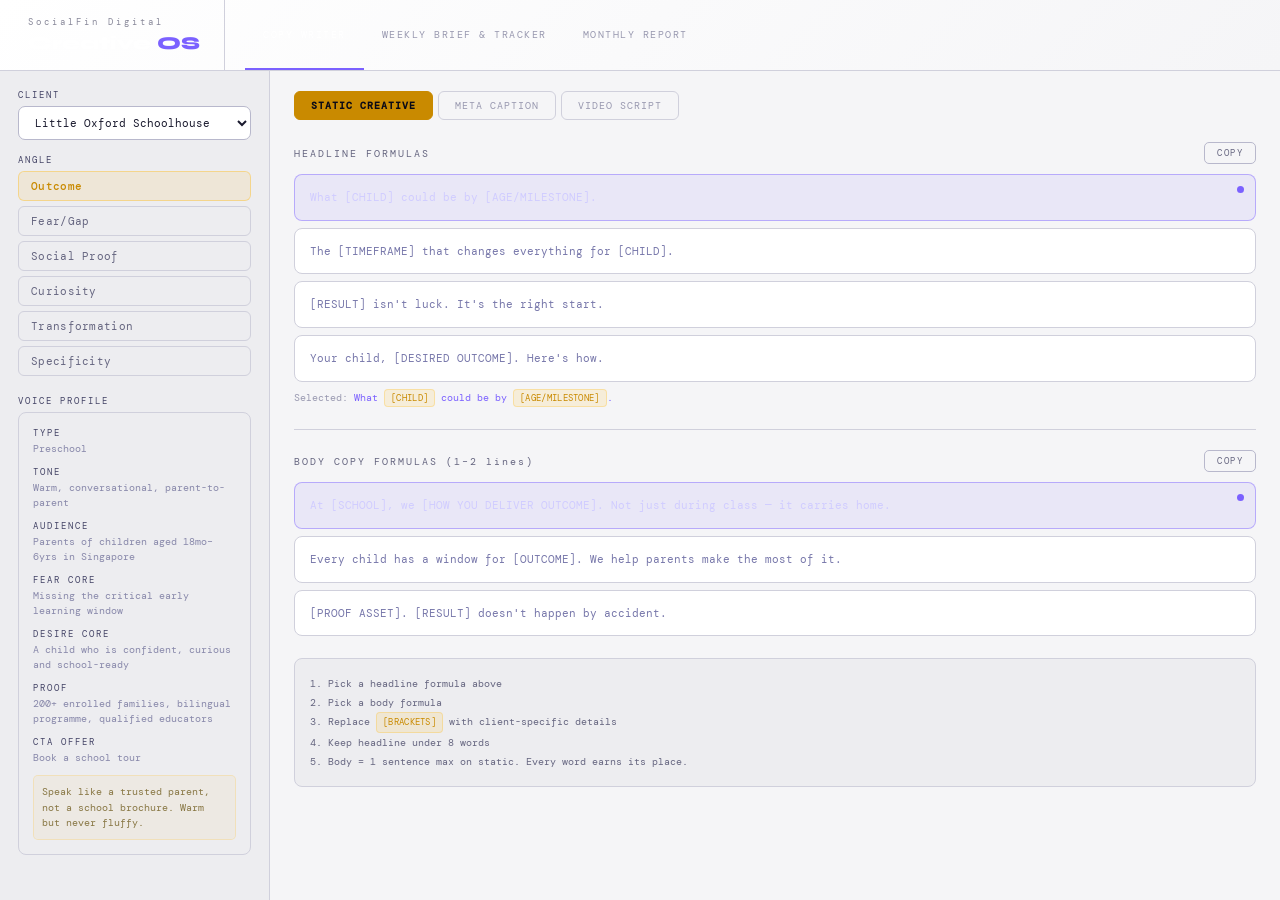
<file: index.html>
<!DOCTYPE html>
<html lang="en">
<head>
<meta charset="UTF-8">
<meta name="viewport" content="width=device-width, initial-scale=1.0">
<title>SocialFin Creative OS</title>
<style>
  @import url('https://fonts.googleapis.com/css2?family=DM+Mono:wght@300;400;500&family=Syne:wght@600;700;800&display=swap');

  *, *::before, *::after { box-sizing: border-box; margin: 0; padding: 0; }

  :root {
    --bg:       #f5f5f7;
    --bg2:      #ffffff;
    --bg3:      #ededf0;
    --border:   #d0d0dc;
    --border2:  #b8b8cc;
    --text:     #1a1a2e;
    --muted:    #666680;
    --dim:      #9999b0;
    --purple:   #7b61ff;
    --gold:     #c98a00;
    --green:    #007a5a;
    --red:      #cc2222;
    --orange:   #c47000;
  }

  body {
    background: var(--bg);
    color: var(--text);
    font-family: 'DM Mono', 'Courier New', monospace;
    font-size: 13px;
    min-height: 100vh;
    overflow-x: hidden;
  }

  /* ── APP SHELL ── */
  #app-shell {
    display: flex;
    flex-direction: column;
    height: 100vh;
  }

  /* ── TOP NAV ── */
  #top-nav {
    background: linear-gradient(135deg, #ffffff 0%, #f5f5f7 100%);
    border-bottom: 1px solid var(--border);
    padding: 0 28px;
    display: flex;
    align-items: stretch;
    gap: 0;
    flex-shrink: 0;
  }

  .nav-brand {
    display: flex;
    flex-direction: column;
    justify-content: center;
    padding: 16px 24px 16px 0;
    border-right: 1px solid var(--border);
    margin-right: 20px;
  }
  .nav-brand-sub { font-size: 9px; color: #888899; letter-spacing: 3px; margin-bottom: 4px; }
  .nav-brand-title { font-family: 'Syne', sans-serif; font-size: 18px; font-weight: 800; color: #fff; }
  .nav-brand-title span { color: var(--purple); }

  .nav-tab {
    background: none;
    border: none;
    color: var(--dim);
    font-family: inherit;
    font-size: 10px;
    letter-spacing: 1.5px;
    text-transform: uppercase;
    padding: 0 18px;
    cursor: pointer;
    border-bottom: 2px solid transparent;
    transition: all 0.15s;
    align-self: stretch;
    display: flex;
    align-items: center;
  }
  .nav-tab:hover { color: var(--muted); }
  .nav-tab.active { color: #fff; border-bottom-color: var(--purple); }
  .nav-tab.active-gold { color: var(--gold); border-bottom-color: var(--gold); }

  /* ── PANELS ── */
  .panel { display: none; flex: 1; overflow: hidden; }
  .panel.visible { display: flex; flex-direction: column; }

  /* ════════════════════════════════════════
     COPY WRITER PANEL
  ════════════════════════════════════════ */
  #cw-body {
    display: flex;
    flex: 1;
    overflow: hidden;
  }

  /* Left sidebar */
  #cw-sidebar {
    width: 270px;
    min-width: 270px;
    border-right: 1px solid var(--border);
    background: #ededf0;
    overflow-y: auto;
    padding: 18px;
    display: flex;
    flex-direction: column;
    gap: 14px;
  }

  .label {
    font-size: 9px;
    color: #444466;
    letter-spacing: 2px;
    text-transform: uppercase;
    margin-bottom: 5px;
  }

  select, input {
    background: #ffffff;
    color: var(--text);
    border: 1px solid var(--border2);
    border-radius: 7px;
    padding: 8px 12px;
    font-size: 11px;
    font-family: inherit;
    outline: none;
    width: 100%;
    cursor: pointer;
  }
  select:focus, input:focus { border-color: var(--purple); }

  .angle-btn {
    background: transparent;
    border: 1px solid var(--border);
    color: var(--muted);
    font-family: inherit;
    font-size: 11px;
    padding: 7px 12px;
    border-radius: 6px;
    text-align: left;
    cursor: pointer;
    display: block;
    width: 100%;
    margin-bottom: 5px;
    transition: all 0.12s;
    letter-spacing: 0.3px;
  }
  .angle-btn:hover { border-color: var(--border2); color: var(--text); }
  .angle-btn.active {
    background: rgba(255,180,0,0.1);
    border-color: rgba(255,180,0,0.35);
    color: var(--gold);
    font-weight: 500;
  }

  /* Voice profile card */
  .profile-card {
    background: var(--bg3);
    border: 1px solid var(--border);
    border-radius: 8px;
    padding: 14px;
  }
  .profile-row { margin-bottom: 9px; }
  .profile-row .label { margin-bottom: 2px; }
  .profile-val { font-size: 10px; color: #8888aa; line-height: 1.55; }
  .voice-warning {
    margin-top: 10px;
    padding: 8px;
    background: rgba(255,180,0,0.05);
    border: 1px solid rgba(255,180,0,0.18);
    border-radius: 5px;
    font-size: 10px;
    color: #887744;
    line-height: 1.55;
  }

  /* Right content */
  #cw-content {
    flex: 1;
    overflow-y: auto;
    padding: 20px 24px;
  }

  .format-tabs {
    display: flex;
    gap: 5px;
    margin-bottom: 22px;
  }
  .format-tab {
    background: transparent;
    border: 1px solid var(--border);
    color: var(--dim);
    font-family: inherit;
    font-size: 10px;
    letter-spacing: 1px;
    text-transform: uppercase;
    padding: 7px 16px;
    border-radius: 6px;
    cursor: pointer;
    transition: all 0.12s;
  }
  .format-tab.active {
    background: var(--gold);
    border-color: var(--gold);
    color: #0a0a16;
    font-weight: 700;
  }

  .formula-section { margin-bottom: 22px; }
  .formula-header {
    display: flex;
    justify-content: space-between;
    align-items: center;
    margin-bottom: 10px;
  }
  .section-label { font-size: 10px; color: var(--muted); letter-spacing: 2px; }

  .formula-card {
    background: var(--bg2);
    border: 1px solid var(--border);
    border-radius: 8px;
    padding: 13px 15px;
    cursor: pointer;
    margin-bottom: 7px;
    transition: all 0.13s;
    font-size: 11px;
    color: #7777aa;
    line-height: 1.7;
    white-space: pre-wrap;
    position: relative;
  }
  .formula-card:hover { border-color: var(--border2); color: var(--muted); }
  .formula-card.selected {
    background: rgba(123,97,255,0.09);
    border-color: rgba(123,97,255,0.45);
    color: #d0ccff;
  }
  .formula-card.selected::after {
    content: '';
    position: absolute;
    top: 11px; right: 11px;
    width: 7px; height: 7px;
    border-radius: 50%;
    background: var(--purple);
  }

  .selected-preview {
    font-size: 10px;
    color: var(--dim);
    margin-top: 6px;
    line-height: 1.6;
  }
  .selected-preview .highlight { color: var(--purple); }

  .copy-btn {
    background: rgba(255,255,255,0.04);
    border: 1px solid var(--border2);
    color: var(--muted);
    padding: 4px 12px;
    border-radius: 5px;
    font-size: 9px;
    font-family: inherit;
    letter-spacing: 1.5px;
    cursor: pointer;
    transition: all 0.15s;
    text-transform: uppercase;
  }
  .copy-btn.copied {
    background: rgba(0,200,150,0.15);
    border-color: rgba(0,200,150,0.4);
    color: var(--green);
  }

  .divider { height: 1px; background: var(--border); margin: 20px 0; }

  .info-box {
    background: var(--bg3);
    border: 1px solid var(--border);
    border-radius: 8px;
    padding: 15px;
    margin-top: 20px;
  }
  .info-box.gold {
    background: rgba(255,180,0,0.04);
    border-color: rgba(255,180,0,0.15);
  }
  .info-box .label { margin-bottom: 9px; }
  .info-box p {
    font-size: 10px;
    color: var(--muted);
    line-height: 1.9;
  }
  .info-box.gold p { color: #887744; }
  .tag {
    display: inline-block;
    background: rgba(255,180,0,0.12);
    color: var(--gold);
    border: 1px solid rgba(255,180,0,0.25);
    border-radius: 4px;
    padding: 1px 6px;
    font-size: 9px;
    letter-spacing: 0.3px;
  }

  /* ════════════════════════════════════════
     CREATIVE OS PANEL
  ════════════════════════════════════════ */
  #cos-body {
    flex: 1;
    overflow: hidden;
    display: flex;
    flex-direction: column;
  }

  /* Sub-tabs */
  #cos-tabs {
    display: flex;
    gap: 2px;
    padding: 0 28px;
    background: var(--bg2);
    border-bottom: 1px solid var(--border);
    flex-shrink: 0;
  }
  .cos-tab {
    background: none;
    border: none;
    color: var(--dim);
    font-family: inherit;
    font-size: 10px;
    letter-spacing: 1.5px;
    text-transform: uppercase;
    padding: 12px 18px;
    cursor: pointer;
    border-bottom: 2px solid transparent;
    transition: all 0.15s;
  }
  .cos-tab:hover { color: var(--muted); }
  .cos-tab.active { color: var(--purple); border-bottom-color: var(--purple); font-weight: 500; }

  #cos-content { flex: 1; overflow-y: auto; padding: 24px 28px; }

  /* Brief table */
  .brief-controls {
    display: flex;
    gap: 12px;
    align-items: flex-end;
    margin-bottom: 18px;
    flex-wrap: wrap;
  }
  .ctrl-group { display: flex; flex-direction: column; }
  .ctrl-group select, .ctrl-group input { min-width: 160px; }
  .stat-pill {
    background: rgba(123,97,255,0.1);
    border: 1px solid rgba(123,97,255,0.3);
    border-radius: 6px;
    padding: 7px 14px;
    font-size: 10px;
    color: var(--purple);
    letter-spacing: 1px;
    white-space: nowrap;
    align-self: flex-end;
  }

  .rule-box {
    background: rgba(123,97,255,0.06);
    border: 1px solid rgba(123,97,255,0.14);
    border-radius: 8px;
    padding: 11px 15px;
    margin-bottom: 18px;
    font-size: 11px;
    color: #8888bb;
    line-height: 1.6;
  }
  .rule-box strong { color: var(--purple); }

  .brief-table-wrap { overflow-x: auto; }
  table { width: 100%; border-collapse: separate; border-spacing: 0 5px; }
  th {
    font-size: 9px;
    letter-spacing: 1.5px;
    color: var(--dim);
    text-transform: uppercase;
    text-align: left;
    padding: 0 8px 8px;
    font-weight: 500;
    white-space: nowrap;
  }
  td {
    padding: 8px 7px;
    background: var(--bg3);
    border-top: 1px solid #1a1a33;
    border-bottom: 1px solid #1a1a33;
    font-size: 11px;
    color: #aaaacc;
    vertical-align: middle;
  }
  td:first-child { border-left: 1px solid #1a1a33; border-radius: 6px 0 0 6px; }
  td:last-child  { border-right: 1px solid #1a1a33; border-radius: 0 6px 6px 0; }
  td select, td input { border-radius: 5px; padding: 5px 8px; font-size: 11px; }

  .row-num {
    width: 24px; height: 24px;
    border-radius: 50%;
    display: flex; align-items: center; justify-content: center;
    font-size: 10px; font-weight: 700;
  }
  .row-num.staple { background: rgba(123,97,255,0.12); border: 1px solid rgba(123,97,255,0.2); color: var(--purple); }
  .row-num.homerun { background: rgba(245,166,35,0.15); border: 1px solid rgba(245,166,35,0.3); color: var(--orange); }

  .del-btn {
    background: none; border: none; color: var(--border2);
    cursor: pointer; font-size: 18px; line-height: 1; padding: 2px 5px;
    transition: color 0.12s;
  }
  .del-btn:hover { color: var(--red); }

  .track-select-staple { color: var(--green) !important; border-color: rgba(0,200,150,0.3) !important; }
  .track-select-homerun { color: var(--orange) !important; border-color: rgba(245,166,35,0.4) !important; }

  .btn {
    background: transparent;
    border: 1px dashed var(--border2);
    color: var(--muted);
    padding: 8px 16px;
    border-radius: 6px;
    font-size: 11px;
    font-family: inherit;
    cursor: pointer;
    letter-spacing: 1px;
    transition: all 0.12s;
  }
  .btn:hover { color: var(--text); border-color: var(--purple); }
  .btn.primary {
    background: rgba(123,97,255,0.14);
    border: 1px solid rgba(123,97,255,0.4);
    border-style: solid;
    color: var(--purple);
    font-weight: 700;
  }
  .btn.primary:hover { background: rgba(123,97,255,0.22); }

  .btn-row { display: flex; gap: 10px; margin-top: 12px; }

  /* Log & Tracker add forms */
  .add-form {
    background: var(--bg3);
    border: 1px solid var(--border);
    border-radius: 10px;
    padding: 18px;
    margin-bottom: 22px;
  }
  .add-form-title { font-size: 10px; color: #5555aa; letter-spacing: 2px; margin-bottom: 13px; }
  .add-form-fields { display: flex; gap: 10px; flex-wrap: wrap; align-items: flex-end; }
  .add-form-fields .ctrl-group { flex: 1 1 130px; }
  .add-form-fields .ctrl-group.wide { flex: 2 1 200px; }
  .add-form-fields .ctrl-group select,
  .add-form-fields .ctrl-group input { min-width: unset; }

  .add-btn {
    background: var(--purple);
    border: none;
    color: #fff;
    padding: 8px 18px;
    border-radius: 6px;
    font-size: 11px;
    font-family: inherit;
    letter-spacing: 1px;
    font-weight: 700;
    cursor: pointer;
    align-self: flex-end;
    white-space: nowrap;
    transition: opacity 0.12s;
  }
  .add-btn:hover { opacity: 0.85; }

  /* Track badge */
  .badge {
    display: inline-block;
    padding: 2px 8px;
    border-radius: 20px;
    font-size: 10px;
    font-weight: 700;
    letter-spacing: 0.5px;
  }
  .badge.staple { background: rgba(0,200,150,0.12); color: var(--green); border: 1px solid rgba(0,200,150,0.25); }
  .badge.homerun { background: rgba(245,166,35,0.15); color: var(--orange); border: 1px solid rgba(245,166,35,0.3); }

  /* Status select colours */
  .status-running { color: var(--orange) !important; }
  .status-winner  { color: var(--green)  !important; }
  .status-retired { color: var(--red)    !important; }

  .empty-state {
    text-align: center;
    color: var(--border2);
    padding: 50px;
    font-size: 11px;
    letter-spacing: 1px;
  }

  /* ════════════════════════════════════════
     MONTHLY REPORT PANEL
  ════════════════════════════════════════ */
  #mr-body {
    flex: 1;
    overflow: hidden;
    display: flex;
    gap: 0;
  }

  #mr-sidebar {
    width: 280px;
    min-width: 280px;
    border-right: 1px solid var(--border);
    background: #ededf0;
    overflow-y: auto;
    padding: 20px 18px;
    display: flex;
    flex-direction: column;
    gap: 18px;
  }

  #mr-content {
    flex: 1;
    overflow-y: auto;
    padding: 24px 28px;
  }

  .mr-section {
    background: var(--bg3);
    border: 1px solid var(--border);
    border-radius: 10px;
    padding: 18px;
    margin-bottom: 16px;
  }
  .mr-section-title {
    font-size: 9px;
    letter-spacing: 2px;
    color: #5555aa;
    text-transform: uppercase;
    margin-bottom: 14px;
  }

  .mr-grid {
    display: grid;
    grid-template-columns: 1fr 1fr;
    gap: 10px;
  }
  .mr-grid-3 {
    display: grid;
    grid-template-columns: 1fr 1fr 1fr;
    gap: 10px;
  }

  .mr-field { display: flex; flex-direction: column; gap: 5px; }
  .mr-field .label { margin-bottom: 0; }
  .mr-field input {
    background: #ffffff;
    color: var(--text);
    border: 1px solid var(--border2);
    border-radius: 7px;
    padding: 8px 12px;
    font-size: 12px;
    font-family: inherit;
  }
  .mr-field input:focus { border-color: var(--purple); outline: none; }
  .mr-field input.currency { color: var(--gold); }

  .pipeline-row {
    display: flex;
    align-items: center;
    gap: 10px;
    margin-bottom: 8px;
  }
  .pipeline-stage-name {
    font-size: 10px;
    color: var(--muted);
    min-width: 130px;
    letter-spacing: 0.5px;
  }
  .pipeline-row input {
    width: 80px;
    text-align: center;
    font-size: 13px;
    font-weight: 700;
    color: var(--text);
  }
  .pipeline-bar-wrap {
    flex: 1;
    height: 6px;
    background: var(--border);
    border-radius: 3px;
    overflow: hidden;
  }
  .pipeline-bar { height: 100%; border-radius: 3px; transition: width 0.3s; }

  /* Report output card */
  .report-card {
    background: var(--bg2);
    border: 1px solid var(--border2);
    border-radius: 12px;
    padding: 28px 32px;
    margin-bottom: 20px;
  }
  .report-header {
    display: flex;
    justify-content: space-between;
    align-items: flex-start;
    margin-bottom: 24px;
    padding-bottom: 18px;
    border-bottom: 1px solid var(--border);
  }
  .report-client-name {
    font-family: 'Syne', sans-serif;
    font-size: 20px;
    font-weight: 700;
    color: #fff;
    margin-bottom: 4px;
  }
  .report-period {
    font-size: 10px;
    color: var(--muted);
    letter-spacing: 1.5px;
    text-transform: uppercase;
  }
  .report-generated {
    font-size: 9px;
    color: var(--dim);
    letter-spacing: 1px;
    text-align: right;
  }

  .kpi-grid {
    display: grid;
    grid-template-columns: repeat(4, 1fr);
    gap: 14px;
    margin-bottom: 24px;
  }
  .kpi-card {
    background: var(--bg3);
    border: 1px solid var(--border);
    border-radius: 8px;
    padding: 14px 16px;
  }
  .kpi-label {
    font-size: 9px;
    color: var(--dim);
    letter-spacing: 1.5px;
    text-transform: uppercase;
    margin-bottom: 8px;
  }
  .kpi-value {
    font-size: 22px;
    font-weight: 700;
    font-family: 'Syne', sans-serif;
    line-height: 1;
    margin-bottom: 4px;
  }
  .kpi-value.gold { color: var(--gold); }
  .kpi-value.green { color: var(--green); }
  .kpi-value.purple { color: var(--purple); }
  .kpi-value.orange { color: var(--orange); }
  .kpi-sub {
    font-size: 9px;
    color: var(--dim);
    letter-spacing: 0.5px;
  }

  .spend-breakdown {
    display: flex;
    gap: 12px;
    margin-bottom: 24px;
  }
  .spend-source {
    flex: 1;
    background: var(--bg3);
    border: 1px solid var(--border);
    border-radius: 8px;
    padding: 12px 16px;
  }
  .spend-source-label {
    font-size: 9px;
    color: var(--dim);
    letter-spacing: 1.5px;
    text-transform: uppercase;
    margin-bottom: 6px;
  }
  .spend-source-value {
    font-size: 16px;
    font-weight: 700;
    color: var(--text);
  }
  .spend-pct {
    font-size: 10px;
    color: var(--muted);
    margin-top: 2px;
  }

  .pipeline-report {
    margin-bottom: 0;
  }
  .pipeline-report-title {
    font-size: 9px;
    color: var(--dim);
    letter-spacing: 1.5px;
    text-transform: uppercase;
    margin-bottom: 14px;
  }
  .pipeline-stage-row {
    display: flex;
    align-items: center;
    gap: 14px;
    margin-bottom: 10px;
  }
  .ps-name { font-size: 11px; color: var(--muted); min-width: 150px; }
  .ps-count { font-size: 14px; font-weight: 700; color: #fff; min-width: 30px; text-align: right; }
  .ps-bar-wrap { flex: 1; height: 8px; background: var(--border); border-radius: 4px; overflow: hidden; }
  .ps-bar { height: 100%; border-radius: 4px; }
  .ps-pct { font-size: 10px; color: var(--dim); min-width: 36px; text-align: right; }

  .report-actions {
    display: flex;
    gap: 10px;
    margin-top: 8px;
  }

  .source-badge {
    display: inline-flex;
    align-items: center;
    gap: 5px;
    padding: 3px 9px;
    border-radius: 20px;
    font-size: 9px;
    letter-spacing: 1px;
    font-weight: 700;
  }
  .source-badge.manual {
    background: rgba(85,85,119,0.2);
    border: 1px solid rgba(85,85,119,0.4);
    color: var(--muted);
  }
  .source-badge.live {
    background: rgba(0,200,150,0.1);
    border: 1px solid rgba(0,200,150,0.3);
    color: var(--green);
  }
  .source-badge .dot {
    width: 5px; height: 5px;
    border-radius: 50%;
    background: currentColor;
  }

  /* scrollbar */
  ::-webkit-scrollbar { width: 5px; height: 5px; }
  ::-webkit-scrollbar-track { background: transparent; }
  ::-webkit-scrollbar-thumb { background: #ccccdd; border-radius: 3px; }
</style>
</head>
<body>

<div id="app-shell">

  <!-- TOP NAV -->
  <nav id="top-nav">
    <div class="nav-brand">
      <div class="nav-brand-sub">SocialFin Digital</div>
      <div class="nav-brand-title">Creative <span>OS</span></div>
    </div>
    <button class="nav-tab active" data-panel="copy-writer" onclick="switchPanel('copy-writer')">Copy Writer</button>
    <button class="nav-tab" data-panel="creative-os" onclick="switchPanel('creative-os')">Weekly Brief &amp; Tracker</button>
    <button class="nav-tab" data-panel="monthly-report" onclick="switchPanel('monthly-report')">Monthly Report</button>
  </nav>

  <!-- ══════════════════════════════════════════
       COPY WRITER PANEL
  ══════════════════════════════════════════ -->
  <div class="panel visible" id="panel-copy-writer">
    <div id="cw-body">

      <!-- Sidebar -->
      <div id="cw-sidebar">
        <div>
          <div class="label">Client</div>
          <select id="cw-client" onchange="cwRender()"></select>
        </div>
        <div>
          <div class="label">Angle</div>
          <div id="cw-angles"></div>
        </div>
        <div>
          <div class="label">Voice Profile</div>
          <div class="profile-card" id="cw-profile"></div>
        </div>
      </div>

      <!-- Content -->
      <div id="cw-content">
        <div class="format-tabs" id="cw-format-tabs">
          <button class="format-tab active" onclick="cwSetFormat(0)">Static Creative</button>
          <button class="format-tab" onclick="cwSetFormat(1)">Meta Caption</button>
          <button class="format-tab" onclick="cwSetFormat(2)">Video Script</button>
        </div>
        <div id="cw-formulas"></div>
      </div>
    </div>
  </div>

  <!-- ══════════════════════════════════════════
       CREATIVE OS PANEL
  ══════════════════════════════════════════ -->
  <div class="panel" id="panel-creative-os">
    <div id="cos-body">
      <div id="cos-tabs">
        <button class="cos-tab active" onclick="cosSetTab('brief')">Weekly Brief</button>
        <button class="cos-tab" onclick="cosSetTab('log')">Concept Log</button>
        <button class="cos-tab" onclick="cosSetTab('tracker')">Performance Tracker</button>
      </div>
      <div id="cos-content"></div>
    </div>
  </div>

  <!-- ══════════════════════════════════════════
       MONTHLY REPORT PANEL
  ══════════════════════════════════════════ -->
  <div class="panel" id="panel-monthly-report">
    <div id="mr-body">

      <!-- Sidebar: data entry -->
      <div id="mr-sidebar">

        <div>
          <div class="label">Client</div>
          <select id="mr-client" onchange="mrRender()"></select>
        </div>

        <div style="display:grid;grid-template-columns:1fr 1fr;gap:10px">
          <div>
            <div class="label">Report Month</div>
            <select id="mr-month" onchange="mrRender()"></select>
          </div>
          <div>
            <div class="label">Client First Name</div>
            <input type="text" id="mr-contact-name" placeholder="e.g. Sarah" oninput="mrUpdate()">
          </div>
        </div>

        <!-- Ad Spend -->
        <div class="mr-section">
          <div class="mr-section-title">Ad Spend (S$)</div>
          <div style="display:flex;flex-direction:column;gap:10px">
            <div class="mr-field">
              <div class="label">Meta Ads</div>
              <input class="currency" type="number" id="mr-meta-spend" placeholder="0.00" oninput="mrUpdate()" min="0" step="0.01">
            </div>
            <div class="mr-field">
              <div class="label">Google Ads</div>
              <input class="currency" type="number" id="mr-google-spend" placeholder="0.00" oninput="mrUpdate()" min="0" step="0.01">
            </div>
          </div>
        </div>

        <!-- Enquiries -->
        <div class="mr-section">
          <div class="mr-section-title">Enquiries</div>
          <div style="display:flex;flex-direction:column;gap:10px">
            <div class="mr-field">
              <div class="label">From Meta Ads</div>
              <input type="number" id="mr-meta-enq" placeholder="0" oninput="mrUpdate()" min="0">
            </div>
            <div class="mr-field">
              <div class="label">From Google Ads</div>
              <input type="number" id="mr-google-enq" placeholder="0" oninput="mrUpdate()" min="0">
            </div>
            <div class="mr-field">
              <div class="label">Organic / Other</div>
              <input type="number" id="mr-other-enq" placeholder="0" oninput="mrUpdate()" min="0">
            </div>
          </div>
        </div>

        <!-- Pipeline -->
        <div class="mr-section">
          <div class="mr-section-title">GHL Pipeline Stages</div>
          <div id="mr-pipeline-inputs"></div>
        </div>

        <!-- Narrative fields -->
        <div class="mr-section">
          <div class="mr-section-title">Email Content</div>
          <div style="display:flex;flex-direction:column;gap:10px">
            <div class="mr-field">
              <div class="label">What Worked This Month</div>
              <textarea id="mr-what-worked" placeholder="e.g. Video ad drove 60% of enquiries — outperformed all static creatives" oninput="mrUpdate()" rows="3" style="background:#ffffff;color:#1a1a2e;border:1px solid #d0d0dc;border-radius:7px;padding:8px 12px;font-size:11px;font-family:inherit;resize:vertical;width:100%;outline:none;"></textarea>
            </div>
            <div class="mr-field">
              <div class="label">What We're Doing Next Month</div>
              <textarea id="mr-next-steps" placeholder="e.g. Launching 3 new creatives targeting tour sign-ups, testing new hook angles" oninput="mrUpdate()" rows="3" style="background:#ffffff;color:#1a1a2e;border:1px solid #d0d0dc;border-radius:7px;padding:8px 12px;font-size:11px;font-family:inherit;resize:vertical;width:100%;outline:none;"></textarea>
            </div>
            <div class="mr-field">
              <div class="label">Action Needed From Client (optional)</div>
              <textarea id="mr-client-ask" placeholder="e.g. Please move new leads into the correct pipeline stage in GHL so we can retarget them" oninput="mrUpdate()" rows="2" style="background:#ffffff;color:#1a1a2e;border:1px solid #d0d0dc;border-radius:7px;padding:8px 12px;font-size:11px;font-family:inherit;resize:vertical;width:100%;outline:none;"></textarea>
            </div>
          </div>
        </div>

        <button class="btn primary" onclick="mrSaveSnapshot()" style="width:100%;text-align:center">
          SAVE REPORT SNAPSHOT
        </button>

      </div>

      <!-- Content: live report -->
      <div id="mr-content">
        <div id="mr-report-output"></div>
        <div id="mr-history"></div>
      </div>

    </div>
  </div>

</div>

<script>
// ══════════════════════════════════════════════════════════════
// DATA
// ══════════════════════════════════════════════════════════════

const CLIENT_PROFILES = {
  "Little Oxford Schoolhouse": {
    type: "Preschool",
    tone: "Warm, conversational, parent-to-parent",
    audience: "Parents of children aged 18mo–6yrs in Singapore",
    offer: "Premium preschool education in a nurturing environment",
    fearCore: "Missing the critical early learning window",
    desireCore: "A child who is confident, curious and school-ready",
    proofAssets: "200+ enrolled families, bilingual programme, qualified educators",
    ctaOffer: "Book a school tour",
    voiceNotes: "Speak like a trusted parent, not a school brochure. Warm but never fluffy.",
  },
  "MindChamps Allied Care": {
    type: "Early Intervention",
    tone: "Empathetic, emotionally driven, reassuring",
    audience: "Parents of children aged 2–6 with developmental concerns",
    offer: "Early intervention therapy in a caring, child-friendly setting",
    fearCore: "Waiting too long and missing the intervention window",
    desireCore: "Seeing their child reach milestones they feared might not happen",
    proofAssets: "Allied health professionals, evidence-based methods, holistic approach",
    ctaOffer: "Book a complimentary consultation",
    voiceNotes: "Acknowledge the parent's emotional journey first. Never clinical. Continuity over features.",
  },
  "HEI Schools Bishan": {
    type: "Premium Preschool — Finnish Method",
    tone: "Aspirational, warm, quietly confident. Never salesy.",
    audience: "Parents of children aged 18mo–6yrs in Singapore, upper-income, education-conscious",
    offer: "Finnish-method preschool education founded by Jayne Nadarajoo, backed by University of Helsinki. Bishan campus at 11 Binchang Rise.",
    fearCore: "Choosing the wrong school and holding their child back during the most critical years",
    desireCore: "A child who genuinely loves learning — curious, joyful, and ready for school on their own terms",
    proofAssets: "Co-founded by Prof Lasse Lipponen, University of Helsinki. Founded locally by Jayne Nadarajoo (White Lodge, Avondale Grammar, Melbourne International School).",
    ctaOffer: "Book a school tour at Bishan",
    voiceNotes: "⚠ JOY over fear — never lead with anxiety or urgency. The authority comes from Helsinki. Tone: a knowledgeable friend, not a marketer. Never write 'world-class' or 'holistic'. The Finnish angle IS the differentiator — name it specifically.",
  },
  "Client 3": {
    type: "Enrichment / Tuition",
    tone: "Direct, outcome-led, results-focused",
    audience: "Parents of primary/secondary school children",
    offer: "Academic enrichment and tuition programme",
    fearCore: "Child falling behind peers or struggling with school",
    desireCore: "Visible improvement in grades and confidence",
    proofAssets: "Track record of grade improvements, experienced tutors",
    ctaOffer: "Claim your free trial class",
    voiceNotes: "Parents here want proof, not promises. Lead with results.",
  },
  "Client 4": {
    type: "Enrichment / Tuition",
    tone: "Direct, outcome-led, results-focused",
    audience: "Parents of primary/secondary school children",
    offer: "Academic enrichment and tuition programme",
    fearCore: "Child falling behind peers or struggling with school",
    desireCore: "Visible improvement in grades and confidence",
    proofAssets: "Track record of grade improvements, experienced tutors",
    ctaOffer: "Claim your free trial class",
    voiceNotes: "Parents here want proof, not promises. Lead with results.",
  },
  "Client 5": {
    type: "Preschool",
    tone: "Warm, conversational, parent-to-parent",
    audience: "Parents of children aged 18mo–6yrs",
    offer: "Premium preschool education",
    fearCore: "Missing the critical early learning window",
    desireCore: "A child who is confident, curious and school-ready",
    proofAssets: "Qualified educators, nurturing environment",
    ctaOffer: "Book a school tour",
    voiceNotes: "Speak like a trusted parent, not a school brochure.",
  },
  "Client 6": {
    type: "Enrichment / Tuition",
    tone: "Direct, outcome-led, results-focused",
    audience: "Parents of primary/secondary school children",
    offer: "Academic enrichment programme",
    fearCore: "Child falling behind peers",
    desireCore: "Grades and confidence improving",
    proofAssets: "Experienced educators, structured programme",
    ctaOffer: "Book a free trial",
    voiceNotes: "Results-first tone. Short and punchy.",
  },
};

const FORMULAS = {
  "Outcome": {
    headline: [
      "What [CHILD] could be by [AGE/MILESTONE].",
      "The [TIMEFRAME] that changes everything for [CHILD].",
      "[RESULT] isn't luck. It's the right start.",
      "Your child, [DESIRED OUTCOME]. Here's how.",
    ],
    body: [
      "At [SCHOOL], we [HOW YOU DELIVER OUTCOME]. Not just during class — it carries home.",
      "Every child has a window for [OUTCOME]. We help parents make the most of it.",
      "[PROOF ASSET]. [RESULT] doesn't happen by accident.",
    ],
    caption: [
      "Most parents don't realise how much the early years shape [OUTCOME]. At [SCHOOL], we build [QUALITY] from day one — in every class, every interaction, every routine.\n\n[PROOF ASSET].\n\n👉 [CTA OFFER] — link in bio.",
      "The question isn't whether your child will get there. It's whether they'll get there with the right foundation.\n\n[SCHOOL] gives children [OUTCOME] through [HOW].\n\n[PROOF ASSET]. [CTA OFFER] →",
    ],
    script: [
      "Hook: \"[DESIRED OUTCOME] — most parents think that just happens. It doesn't.\"\nBody: \"At [SCHOOL], [HOW YOU DELIVER]. [PROOF ASSET]. That's [RESULT].\"\nCTA: \"[CTA OFFER]. Link below.\"",
    ],
  },
  "Fear/Gap": {
    headline: [
      "Most parents don't realise this until it's too late.",
      "There's a window for [DEVELOPMENT AREA]. It closes at [AGE].",
      "What happens if you wait another [TIMEFRAME]?",
      "The sign most parents miss — and what to do about it.",
    ],
    body: [
      "The [DEVELOPMENT AREA] window is smaller than most people think. After [AGE], it gets harder.",
      "By the time [CONCERN SIGNAL], [CONSEQUENCE]. Most families wish they'd started sooner.",
      "Not every school is built for [CHILD TYPE]. [SCHOOL] is.",
    ],
    caption: [
      "A lot of parents come to us and say the same thing: \"I wish we'd started earlier.\"\n\nThe truth is, [DEVELOPMENT AREA] has a window. And [SCHOOL] is designed to help your child make the most of it — before that window narrows.\n\n[PROOF ASSET].\n\n👉 [CTA OFFER].",
      "If you've noticed [CONCERN SIGNAL] — that's worth taking seriously.\n\n[SCHOOL] specialises in [HOW YOU HELP]. Early action makes a real difference.\n\n[CTA OFFER] — spots are limited.",
    ],
    script: [
      "Hook: \"If your child is [AGE] and you've noticed [CONCERN SIGNAL] — this is important.\"\nBody: \"[DEVELOPMENT AREA] develops fastest between [AGE RANGE]. At [SCHOOL], we [HOW]. [PROOF ASSET].\"\nCTA: \"[CTA OFFER]. Don't wait — link below.\"",
    ],
  },
  "Social Proof": {
    headline: [
      "Why [NUMBER]+ families chose [SCHOOL] this year.",
      "\"[SHORT PARENT QUOTE]\" — [PARENT NAME/DESCRIPTION]",
      "[NUMBER] children. One thing in common: [SCHOOL].",
      "Here's what parents say after [TIMEFRAME] at [SCHOOL].",
    ],
    body: [
      "\"[PARENT QUOTE].\" — [Parent of child, age X]",
      "[NUMBER]+ families. [RESULT THEY SAW]. That's not marketing — that's what parents tell us.",
      "When [PARENT CONCERN], they found [SCHOOL]. [RESULT].",
    ],
    caption: [
      "\"[EXTENDED PARENT QUOTE].\"\n— [Parent name/description]\n\nThis is what we hear every week from families at [SCHOOL]. [PROOF ASSET].\n\n[CTA OFFER] — [link/DM us].",
      "We let our parents do the talking.\n\n\"[PARENT QUOTE].\"\n\n[NUMBER]+ families have chosen [SCHOOL] for [REASON]. [CTA OFFER] to see if it's the right fit.",
    ],
    script: [
      "Hook: \"This is what [PARENT DESCRIPTION] said after [TIMEFRAME] at [SCHOOL].\"\nBody: \"[PARENT QUOTE]. [NUMBER]+ families have experienced [RESULT].\"\nCTA: \"[CTA OFFER] — link below.\"",
    ],
  },
  "Curiosity": {
    headline: [
      "What actually happens in the first 3 months at [SCHOOL]?",
      "Why do children at [SCHOOL] [OBSERVABLE BEHAVIOUR]?",
      "We've never told anyone this before.",
      "This is what [CHILD TYPE] needs — and most schools skip it.",
    ],
    body: [
      "Most people assume [COMMON BELIEF]. At [SCHOOL], we do it differently.",
      "The answer surprised even us. [INTRIGUING FACT/APPROACH].",
      "It starts with [UNEXPECTED THING]. And that changes everything.",
    ],
    caption: [
      "Most parents ask us: what actually makes [SCHOOL] different?\n\nThe honest answer: [UNEXPECTED DIFFERENTIATOR].\n\nIt's not something you see in brochures. It's something you see in your child after [TIMEFRAME].\n\n[CTA OFFER] — come see for yourself.",
      "Here's something we don't talk about enough.\n\n[INTRIGUING INSIGHT ABOUT APPROACH].\n\nThat's why children at [SCHOOL] [OBSERVABLE RESULT].\n\n[PROOF ASSET]. [CTA OFFER] →",
    ],
    script: [
      "Hook: \"Most parents never ask this question — but they should.\"\nBody: \"[QUESTION]. At [SCHOOL], the answer is [UNEXPECTED APPROACH]. And here's what that looks like: [RESULT].\"\nCTA: \"[CTA OFFER]. Come see it yourself — link below.\"",
    ],
  },
  "Transformation": {
    headline: [
      "Shy at [AGE]. Confident at [OLDER AGE]. Here's what changed.",
      "[BEFORE STATE] to [AFTER STATE] — in [TIMEFRAME].",
      "This is what [TIMEFRAME] at [SCHOOL] can look like.",
      "You wouldn't recognise the same child [TIMEFRAME] later.",
    ],
    body: [
      "When [CHILD/PARENT NAME] first came to us, [BEFORE STATE]. Today, [AFTER STATE].",
      "The shift doesn't happen overnight. But it does happen. [HOW].",
      "Before: [BEFORE]. After: [AFTER]. The difference: [SCHOOL].",
    ],
    caption: [
      "[CHILD DESCRIPTION] came to [SCHOOL] [TIMEFRAME] ago. [BEFORE STATE].\n\nToday: [AFTER STATE].\n\nThat's not unusual here. It's what happens when [HOW YOU WORK].\n\n[PROOF ASSET]. [CTA OFFER] →",
      "Some changes are hard to put into words.\n\nBut parents at [SCHOOL] try anyway.\n\n\"[TRANSFORMATION QUOTE].\"\n\n[CTA OFFER] to see what's possible for your child.",
    ],
    script: [
      "Hook: \"[BEFORE STATE]. That was [CHILD] [TIMEFRAME] ago.\"\nBody: \"Today, [AFTER STATE]. At [SCHOOL], [HOW YOU ACHIEVE TRANSFORMATION]. [PROOF ASSET].\"\nCTA: \"[CTA OFFER] — link below.\"",
    ],
  },
  "Specificity": {
    headline: [
      "Our [PROGRAMME NAME] runs every [DAY] at [TIME].",
      "[NUMBER] spots left for [INTAKE PERIOD].",
      "Open house: [DATE]. [NUMBER] families already registered.",
      "[SPECIFIC OFFER] — only available until [DATE].",
    ],
    body: [
      "[PROGRAMME NAME]: [SPECIFIC DETAIL 1], [SPECIFIC DETAIL 2], [SPECIFIC DETAIL 3].",
      "Accepting enrolments for [INTAKE]. [NUMBER] places remaining.",
      "[FEE/OFFER] for families who register before [DATE].",
    ],
    caption: [
      "If you've been thinking about [SCHOOL] — now is the time.\n\n[SPECIFIC PROGRAMME OR INTAKE DETAILS]. [NUMBER] spots available for [INTAKE PERIOD].\n\n[PROOF ASSET].\n\n👉 [CTA OFFER] before [DEADLINE].",
      "[PROGRAMME NAME] — [DAY], [TIME], [LOCATION].\n\nSpots: [NUMBER] remaining.\nFee: [FEE DETAIL].\n\nThis is the one parents keep asking about. [CTA OFFER] to secure your spot.",
    ],
    script: [
      "Hook: \"[NUMBER] spots left for [INTAKE PERIOD] at [SCHOOL].\"\nBody: \"[PROGRAMME NAME] gives your child [OUTCOME]. [SPECIFIC DETAIL]. [PROOF ASSET].\"\nCTA: \"[CTA OFFER] before [DEADLINE] — link below.\"",
    ],
  },
};

const CLIENTS  = Object.keys(CLIENT_PROFILES);
const ANGLES   = Object.keys(FORMULAS);
const FORMATS  = ["Static Creative", "Meta Caption", "Video Script"];
const FKEYS    = ["headline","body","caption","script"]; // format index → key map
const FKEY_MAP = [["headline","body"], ["caption"], ["script"]];

const WEEKS    = Array.from({length:52}, (_,i) => `W${i+1}`);
const ALL_ANGLES = ANGLES;
const PROOF_TYPES = ["Parent quote","Stat/result","Before/after copy","Named testimonial","Visual demo","None — hook carries it"];
const ALL_FORMATS = ["Static Square + Story","Carousel Square","Short Video Story","Static Square only","Static Story only"];
const TRACKS   = ["Staple","Home Run"];
const PERF_STATUSES = ["Running","Winner → Staple","Retired"];

// ══════════════════════════════════════════════════════════════
// STATE
// ══════════════════════════════════════════════════════════════

let cwState = {
  client: CLIENTS[0],
  angle:  ANGLES[0],
  format: 0,
  selected: { headline:0, body:0, caption:0, script:0 },
  copied: null,
};

let cosState = {
  tab: 'brief',
  brief: {
    client: CLIENTS[0], week: currentWeek(),
    rows: defaultBriefRows(),
  },
  log: {
    entries: [],
    client: CLIENTS[0], week: currentWeek(),
    angle:'', proof:'', format:'', track:'Staple', note:'',
  },
  tracker: {
    entries: [],
    client: CLIENTS[0], week: currentWeek(),
    angle:'', format:'', status:'Running', cpl:'', enquiries:'', notes:'',
  },
};

function currentWeek() {
  const now = new Date();
  const start = new Date(now.getFullYear(), 0, 1);
  return `W${Math.ceil((now - start) / 604800000)}`;
}
function defaultBriefRows() {
  return Array.from({length:5}, (_,i) => ({
    id: Date.now()+i, angle:'', proof:'', format:'', track:'Staple', hook:'', visual:''
  }));
}
let _idCounter = Date.now() + 1000;
function uid() { return ++_idCounter; }

// ══════════════════════════════════════════════════════════════
// PANEL SWITCHING
// ══════════════════════════════════════════════════════════════

function switchPanel(name) {
  document.querySelectorAll('.panel').forEach(p => p.classList.remove('visible'));
  document.getElementById(`panel-${name}`).classList.add('visible');
  document.querySelectorAll('.nav-tab').forEach(t => {
    t.classList.remove('active','active-gold');
    if (t.dataset.panel === name) {
      t.classList.add(name === 'copy-writer' ? 'active' : 'active');
    }
  });
  if (name === 'creative-os') cosRender();
  if (name === 'monthly-report') { if (!mrState._init) { mrInit(); mrState._init = true; } else mrRender(); }
}

// ══════════════════════════════════════════════════════════════
// COPY WRITER
// ══════════════════════════════════════════════════════════════

function cwInit() {
  // Populate client select
  const sel = document.getElementById('cw-client');
  CLIENTS.forEach(c => {
    const o = document.createElement('option');
    o.value = o.textContent = c;
    sel.appendChild(o);
  });
  sel.value = cwState.client;
  sel.onchange = () => { cwState.client = sel.value; cwRender(); };

  // Angle buttons
  const ang = document.getElementById('cw-angles');
  ANGLES.forEach(a => {
    const b = document.createElement('button');
    b.className = 'angle-btn' + (a === cwState.angle ? ' active' : '');
    b.textContent = a;
    b.onclick = () => { cwState.angle = a; cwRender(); };
    ang.appendChild(b);
  });

  cwRender();
}

function cwSetFormat(i) {
  cwState.format = i;
  document.querySelectorAll('.format-tab').forEach((b,j) => {
    b.classList.toggle('active', i===j);
  });
  cwRenderFormulas();
}

function cwRender() {
  // Angle buttons
  document.querySelectorAll('.angle-btn').forEach(b => {
    b.classList.toggle('active', b.textContent === cwState.angle);
  });
  // Profile
  const p = CLIENT_PROFILES[cwState.client];
  const rows = [
    ['TYPE', p.type], ['TONE', p.tone], ['AUDIENCE', p.audience],
    ['FEAR CORE', p.fearCore], ['DESIRE CORE', p.desireCore],
    ['PROOF', p.proofAssets], ['CTA OFFER', p.ctaOffer],
  ];
  document.getElementById('cw-profile').innerHTML =
    rows.map(([l,v]) => `<div class="profile-row"><div class="label">${l}</div><div class="profile-val">${v}</div></div>`).join('') +
    `<div class="voice-warning">${p.voiceNotes}</div>`;
  cwRenderFormulas();
}

function cwRenderFormulas() {
  const f = FORMULAS[cwState.angle];
  const fmt = cwState.format;
  const container = document.getElementById('cw-formulas');
  container.innerHTML = '';

  if (fmt === 0) {
    // Static: headline + body
    container.appendChild(cwSection('HEADLINE FORMULAS', f.headline, 'headline'));
    const div = document.createElement('div');
    div.className = 'divider'; container.appendChild(div);
    container.appendChild(cwSection('BODY COPY FORMULAS (1–2 lines)', f.body, 'body'));
    container.appendChild(cwInfoBox([
      '1. Pick a headline formula above',
      '2. Pick a body formula',
      '3. Replace <span class="tag">[BRACKETS]</span> with client-specific details',
      '4. Keep headline under 8 words',
      '5. Body = 1 sentence max on static. Every word earns its place.',
    ], false));
  } else if (fmt === 1) {
    container.appendChild(cwSection('CAPTION FORMULAS (PRIMARY TEXT)', f.caption, 'caption'));
    container.appendChild(cwInfoBox([
      '• First line = hook. Must work without the image.',
      '• Short paragraphs. White space is not wasted space.',
      '• Proof before CTA — always earn the ask.',
      '• One CTA only. Don\'t give them two things to do.',
      '• Replace <span class="tag">[BRACKETS]</span> with real specifics — fake specificity kills trust.',
    ], false));
  } else {
    container.appendChild(cwSection('SCRIPT STRUCTURE', f.script, 'script'));
    container.appendChild(cwInfoBox([
      'Hook → 0–3 sec. One sentence. Pattern interrupt.',
      'Body → 3–12 sec. Proof or mechanism. No waffle.',
      'CTA → 12–15 sec. One action. Clear and direct.',
      '',
      'Total target: 15 sec. Hard cap: 30 sec for cold audiences.',
    ], true));
    container.appendChild(cwInfoBox([
      '• Write how people speak — read it aloud before using it.',
      '• Hook must work as text overlay AND spoken word.',
      '• Body: one idea only. Not a feature list.',
      '• CTA: verb first. "Book", "Click", "DM us".',
      '• Replace <span class="tag">[BRACKETS]</span> with real details — never leave a placeholder live.',
    ], false));
  }
}

function cwSection(title, items, key) {
  const wrap = document.createElement('div');
  wrap.className = 'formula-section';

  const hdr = document.createElement('div');
  hdr.className = 'formula-header';
  hdr.innerHTML = `<div class="section-label">${title}</div>`;
  const btn = document.createElement('button');
  btn.className = 'copy-btn';
  btn.id = `copy-btn-${key}`;
  btn.textContent = 'COPY';
  btn.onclick = () => cwCopy(items[cwState.selected[key]], key);
  hdr.appendChild(btn);
  wrap.appendChild(hdr);

  items.forEach((text, i) => {
    const card = document.createElement('div');
    card.className = 'formula-card' + (cwState.selected[key]===i ? ' selected' : '');
    card.textContent = text;
    card.onclick = () => {
      cwState.selected[key] = i;
      cwRenderFormulas();
    };
    wrap.appendChild(card);
  });

  if (key === 'headline') {
    const prev = document.createElement('div');
    prev.className = 'selected-preview';
    prev.innerHTML = 'Selected: <span class="highlight">' + cwHighlight(items[cwState.selected[key]]) + '</span>';
    wrap.appendChild(prev);
  }
  return wrap;
}

function cwHighlight(text) {
  return text.replace(/\[[^\]]+\]/g, m => `<span class="tag">${m}</span>`);
}

function cwCopy(text, id) {
  navigator.clipboard.writeText(text).catch(() => {
    const ta = document.createElement('textarea');
    ta.value = text; document.body.appendChild(ta);
    ta.select(); document.execCommand('copy');
    document.body.removeChild(ta);
  });
  const btn = document.getElementById(`copy-btn-${id}`);
  if (btn) { btn.textContent = 'COPIED'; btn.classList.add('copied'); }
  setTimeout(() => {
    if (btn) { btn.textContent = 'COPY'; btn.classList.remove('copied'); }
  }, 1800);
}

function cwInfoBox(lines, gold) {
  const box = document.createElement('div');
  box.className = 'info-box' + (gold ? ' gold' : '');
  box.innerHTML = `<p>${lines.filter(Boolean).join('<br>')}</p>`;
  return box;
}

// ══════════════════════════════════════════════════════════════
// CREATIVE OS
// ══════════════════════════════════════════════════════════════

function cosSetTab(tab) {
  cosState.tab = tab;
  document.querySelectorAll('.cos-tab').forEach(b => {
    b.classList.toggle('active', b.textContent.toLowerCase().includes(tab === 'brief' ? 'brief' : tab === 'log' ? 'log' : 'perf') ||
      (tab === 'tracker' && b.textContent.toLowerCase().includes('perf')) ||
      (tab === 'brief'   && b.textContent.toLowerCase().includes('brief')) ||
      (tab === 'log'     && b.textContent.toLowerCase().includes('log')));
  });
  // simpler: match by onclick attr pattern
  document.querySelectorAll('.cos-tab').forEach(b => {
    const match = b.getAttribute('onclick').includes(`'${tab}'`);
    b.classList.toggle('active', match);
  });
  cosRender();
}

function cosRender() {
  const el = document.getElementById('cos-content');
  el.innerHTML = '';
  if (cosState.tab === 'brief')   el.appendChild(cosBriefView());
  if (cosState.tab === 'log')     el.appendChild(cosLogView());
  if (cosState.tab === 'tracker') el.appendChild(cosTrackerView());
}

// ── BRIEF ──
function cosBriefView() {
  const wrap = document.createElement('div');
  const s = cosState.brief;
  const hrCount = s.rows.filter(r => r.track === 'Home Run').length;

  // Controls
  wrap.innerHTML = `
    <div class="brief-controls">
      <div class="ctrl-group">
        <div class="label">Client</div>
        <select id="brief-client" onchange="cosState.brief.client=this.value">${CLIENTS.map(c=>`<option${c===s.client?' selected':''}>${c}</option>`).join('')}</select>
      </div>
      <div class="ctrl-group">
        <div class="label">Week</div>
        <select id="brief-week" onchange="cosState.brief.week=this.value" style="min-width:90px">${WEEKS.map(w=>`<option${w===s.week?' selected':''}>${w}</option>`).join('')}</select>
      </div>
      <div class="stat-pill">${hrCount} HOME RUN${hrCount!==1?'S':''} / ${s.rows.length} TOTAL</div>
    </div>
    <div class="rule-box"><strong>RULE:</strong> Fill this before opening Canva. Max 1 Home Run per client per week. Design direction is dictated by the concept — not the other way around.</div>
  `;

  // Table
  const tableWrap = document.createElement('div');
  tableWrap.className = 'brief-table-wrap';

  const table = document.createElement('table');
  table.innerHTML = `<thead><tr>
    <th>#</th><th>Angle</th><th>Proof Type</th><th>Format</th><th>Track</th>
    <th>Hook Direction (1 line)</th><th>Visual Note</th><th></th>
  </tr></thead>`;

  const tbody = document.createElement('tbody');
  s.rows.forEach((row, i) => {
    const tr = document.createElement('tr');
    tr.innerHTML = `
      <td><div class="row-num ${row.track==='Home Run'?'homerun':'staple'}">${i+1}</div></td>
      <td>${sel('', ALL_ANGLES, row.angle, v => { row.angle=v; cosRender(); })}</td>
      <td>${sel('', PROOF_TYPES, row.proof, v => { row.proof=v; })}</td>
      <td>${sel('', ALL_FORMATS, row.format, v => { row.format=v; })}</td>
      <td>${sel('track', TRACKS, row.track, v => { row.track=v; cosRender(); }, row.track==='Home Run'?'track-select-homerun':'track-select-staple')}</td>
      <td><input placeholder="e.g. Fear of missing P1 window..." value="${esc(row.hook)}" oninput="cosState.brief.rows[${i}].hook=this.value" style="min-width:160px"></td>
      <td><input placeholder="e.g. Bold text-heavy, dark bg..." value="${esc(row.visual)}" oninput="cosState.brief.rows[${i}].visual=this.value" style="min-width:140px"></td>
      <td><button class="del-btn" onclick="cosState.brief.rows.splice(${i},1);cosRender()">×</button></td>
    `;
    tbody.appendChild(tr);
  });
  table.appendChild(tbody);
  tableWrap.appendChild(table);
  wrap.appendChild(tableWrap);

  const btnRow = document.createElement('div');
  btnRow.className = 'btn-row';
  btnRow.innerHTML = `
    <button class="btn" onclick="cosState.brief.rows.push({id:uid(),angle:'',proof:'',format:'',track:'Staple',hook:'',visual:''});cosRender()">+ ADD ROW</button>
    <button class="btn primary" onclick="cosSaveBriefToLog()">SAVE TO CONCEPT LOG →</button>
  `;
  wrap.appendChild(btnRow);
  return wrap;
}

function sel(type, options, current, onChange, extraClass='') {
  const id = `sel-${uid()}`;
  setTimeout(() => {
    const el = document.getElementById(id);
    if (el) { el.value = current; el.onchange = e => onChange(e.target.value); }
  }, 0);
  return `<select id="${id}" class="${extraClass}">
    <option value="">Select...</option>
    ${options.map(o => `<option${o===current?' selected':''}>${o}</option>`).join('')}
  </select>`;
}

function cosSaveBriefToLog() {
  const s = cosState.brief;
  s.rows.forEach(row => {
    if (row.angle && row.format) {
      cosState.log.entries.unshift({
        id: uid(), client: s.client, week: s.week,
        angle: row.angle, proof: row.proof, format: row.format,
        track: row.track, note: row.hook,
      });
    }
  });
  cosSetTab('log');
}

// ── LOG ──
function cosLogView() {
  const wrap = document.createElement('div');
  const s = cosState.log;

  wrap.innerHTML = `<div class="rule-box"><strong>RULE:</strong> Log every concept you run. Winners become staples. Retired concepts are never repeated without changing 2+ variables.</div>`;

  // Add form
  const form = document.createElement('div');
  form.className = 'add-form';
  form.innerHTML = `<div class="add-form-title">ADD CONCEPT</div>
    <div class="add-form-fields">
      <div class="ctrl-group"><div class="label">Client</div><select id="log-client">${CLIENTS.map(c=>`<option${c===s.client?' selected':''}>${c}</option>`).join('')}</select></div>
      <div class="ctrl-group"><div class="label">Week</div><select id="log-week" style="min-width:80px">${WEEKS.map(w=>`<option${w===s.week?' selected':''}>${w}</option>`).join('')}</select></div>
      <div class="ctrl-group"><div class="label">Angle</div><select id="log-angle"><option value="">Select...</option>${ALL_ANGLES.map(a=>`<option>${a}</option>`).join('')}</select></div>
      <div class="ctrl-group"><div class="label">Proof Type</div><select id="log-proof"><option value="">Select...</option>${PROOF_TYPES.map(p=>`<option>${p}</option>`).join('')}</select></div>
      <div class="ctrl-group"><div class="label">Format</div><select id="log-format"><option value="">Select...</option>${ALL_FORMATS.map(f=>`<option>${f}</option>`).join('')}</select></div>
      <div class="ctrl-group"><div class="label">Track</div><select id="log-track">${TRACKS.map(t=>`<option>${t}</option>`).join('')}</select></div>
      <div class="ctrl-group wide"><div class="label">Note / Hook Direction</div><input id="log-note" placeholder="Optional..."></div>
      <button class="add-btn" onclick="cosAddLogEntry()">ADD</button>
    </div>`;
  wrap.appendChild(form);

  // Table
  if (!cosState.log.entries.length) {
    wrap.innerHTML += `<div class="empty-state">NO CONCEPTS LOGGED YET — ADD ONE ABOVE OR SAVE FROM BRIEF</div>`;
    return wrap;
  }

  const tableWrap = document.createElement('div');
  tableWrap.style.overflowX = 'auto';
  const table = document.createElement('table');
  table.innerHTML = `<thead><tr><th>Client</th><th>Week</th><th>Angle</th><th>Proof Type</th><th>Format</th><th>Track</th><th>Note</th></tr></thead>`;
  const tbody = document.createElement('tbody');
  cosState.log.entries.forEach(e => {
    const tr = document.createElement('tr');
    tr.innerHTML = `
      <td>${e.client}</td><td>${e.week}</td><td>${e.angle}</td>
      <td>${e.proof||'—'}</td><td>${e.format}</td>
      <td><span class="badge ${e.track==='Home Run'?'homerun':'staple'}">${e.track}</span></td>
      <td style="color:var(--dim)">${e.note||'—'}</td>
    `;
    tbody.appendChild(tr);
  });
  table.appendChild(tbody);
  tableWrap.appendChild(table);
  wrap.appendChild(tableWrap);
  return wrap;
}

function cosAddLogEntry() {
  const angle = document.getElementById('log-angle').value;
  const format = document.getElementById('log-format').value;
  if (!angle || !format) return;
  cosState.log.entries.unshift({
    id: uid(),
    client: document.getElementById('log-client').value,
    week:   document.getElementById('log-week').value,
    angle, format,
    proof:  document.getElementById('log-proof').value,
    track:  document.getElementById('log-track').value,
    note:   document.getElementById('log-note').value,
  });
  cosRender();
}

// ── TRACKER ──
function cosTrackerView() {
  const wrap = document.createElement('div');
  const s = cosState.tracker;

  wrap.innerHTML = `<div class="rule-box"><strong>RULE:</strong> Review weekly. Winner = CPL below target or enquiries above baseline for 2+ weeks. Retire anything flat after 3 weeks. Winners feed next week's staples.</div>`;

  const form = document.createElement('div');
  form.className = 'add-form';
  form.innerHTML = `<div class="add-form-title">LOG PERFORMANCE</div>
    <div class="add-form-fields">
      <div class="ctrl-group"><div class="label">Client</div><select id="tr-client">${CLIENTS.map(c=>`<option>${c}</option>`).join('')}</select></div>
      <div class="ctrl-group"><div class="label">Week</div><select id="tr-week" style="min-width:80px">${WEEKS.map(w=>`<option${w===s.week?' selected':''}>${w}</option>`).join('')}</select></div>
      <div class="ctrl-group"><div class="label">Angle</div><select id="tr-angle"><option value="">Select...</option>${ALL_ANGLES.map(a=>`<option>${a}</option>`).join('')}</select></div>
      <div class="ctrl-group"><div class="label">Format</div><select id="tr-format"><option value="">Select...</option>${ALL_FORMATS.map(f=>`<option>${f}</option>`).join('')}</select></div>
      <div class="ctrl-group"><div class="label">CPL (S$)</div><input id="tr-cpl" placeholder="e.g. 18"></div>
      <div class="ctrl-group"><div class="label">Enquiries</div><input id="tr-enq" placeholder="e.g. 5"></div>
      <div class="ctrl-group"><div class="label">Status</div><select id="tr-status">${PERF_STATUSES.map(p=>`<option>${p}</option>`).join('')}</select></div>
      <div class="ctrl-group wide"><div class="label">Notes</div><input id="tr-notes" placeholder="What worked / what didn't..."></div>
      <button class="add-btn" onclick="cosAddTrackerEntry()">LOG</button>
    </div>`;
  wrap.appendChild(form);

  if (!cosState.tracker.entries.length) {
    wrap.innerHTML += `<div class="empty-state">NO PERFORMANCE DATA YET — LOG YOUR FIRST ENTRY ABOVE</div>`;
    return wrap;
  }

  const tableWrap = document.createElement('div');
  tableWrap.style.overflowX = 'auto';
  const table = document.createElement('table');
  table.innerHTML = `<thead><tr><th>Client</th><th>Week</th><th>Angle</th><th>Format</th><th>CPL</th><th>Enquiries</th><th>Status</th><th>Notes</th></tr></thead>`;
  const tbody = document.createElement('tbody');
  cosState.tracker.entries.forEach(e => {
    const statusClass = e.status === 'Winner → Staple' ? 'status-winner' : e.status === 'Retired' ? 'status-retired' : 'status-running';
    const tr = document.createElement('tr');
    tr.innerHTML = `
      <td>${e.client}</td><td>${e.week}</td><td>${e.angle}</td><td>${e.format}</td>
      <td style="color:var(--orange);font-weight:700">${e.cpl?'S$'+e.cpl:'—'}</td>
      <td style="color:var(--green);font-weight:700">${e.enquiries||'—'}</td>
      <td><select class="${statusClass}" onchange="cosUpdateStatus(${e.id},this.value)">${PERF_STATUSES.map(p=>`<option${p===e.status?' selected':''}>${p}</option>`).join('')}</select></td>
      <td style="color:var(--dim)">${e.notes||'—'}</td>
    `;
    tbody.appendChild(tr);
  });
  table.appendChild(tbody);
  tableWrap.appendChild(table);
  wrap.appendChild(tableWrap);
  return wrap;
}

function cosAddTrackerEntry() {
  const angle = document.getElementById('tr-angle').value;
  const format = document.getElementById('tr-format').value;
  if (!angle || !format) return;
  cosState.tracker.entries.unshift({
    id: uid(),
    client:    document.getElementById('tr-client').value,
    week:      document.getElementById('tr-week').value,
    angle, format,
    status:    document.getElementById('tr-status').value,
    cpl:       document.getElementById('tr-cpl').value,
    enquiries: document.getElementById('tr-enq').value,
    notes:     document.getElementById('tr-notes').value,
  });
  cosRender();
}

function cosUpdateStatus(id, status) {
  const e = cosState.tracker.entries.find(e => e.id === id);
  if (e) e.status = status;
}

// ── UTILS ──
function esc(str) {
  return (str||'').replace(/"/g,'&quot;').replace(/</g,'&lt;').replace(/>/g,'&gt;');
}

// ══════════════════════════════════════════════════════════════
// MONTHLY REPORT
// ══════════════════════════════════════════════════════════════

const PIPELINE_STAGES = [
  { key: 'new',       label: 'New Enquiry',          color: '#7b61ff', valid: true  },
  { key: 'contacted', label: 'Contacted',             color: '#5599ff', valid: true  },
  { key: 'tour',      label: 'Tour Booked',           color: '#ffb400', valid: true  },
  { key: 'toured',    label: 'Tour Completed',        color: '#f5a623', valid: true  },
  { key: 'enrolled',  label: 'Enrolled',              color: '#007a5a', valid: true  },
  { key: 'lost',      label: 'Lost / Not Interested', color: '#cc2222', valid: true  },
  { key: 'job',       label: 'Job Application',       color: '#b8b8cc', valid: false },
  { key: 'b2b',       label: 'B2B / Spam',            color: '#b8b8cc', valid: false },
  { key: 'invalid',   label: 'Wrong No. / Duplicate', color: '#b8b8cc', valid: false },
];

const MONTHS = [
  'January','February','March','April','May','June',
  'July','August','September','October','November','December'
];

let mrState = {
  client: CLIENTS[0],
  month: '',
  snapshots: [],
};

function mrInit() {
  // Client select
  const clientSel = document.getElementById('mr-client');
  CLIENTS.forEach(c => {
    const o = document.createElement('option');
    o.value = o.textContent = c;
    clientSel.appendChild(o);
  });
  clientSel.onchange = () => { mrState.client = clientSel.value; mrRender(); };

  // Month select
  const monthSel = document.getElementById('mr-month');
  const now = new Date();
  for (let i = 0; i < 13; i++) {
    const d = new Date(now.getFullYear(), now.getMonth() - i, 1);
    const val = `${MONTHS[d.getMonth()]} ${d.getFullYear()}`;
    const o = document.createElement('option');
    o.value = val; o.textContent = val;
    if (i === 1) o.selected = true;
    monthSel.appendChild(o);
  }
  mrState.month = monthSel.value;
  monthSel.onchange = () => { mrState.month = monthSel.value; mrLoadSnapshot(); mrRender(); };

  // Pipeline inputs
  const pipeWrap = document.getElementById('mr-pipeline-inputs');
  let dividerAdded = false;
  PIPELINE_STAGES.forEach(s => {
    if (!s.valid && !dividerAdded) {
      dividerAdded = true;
      const sep = document.createElement('div');
      sep.style.cssText = 'display:flex;align-items:center;gap:8px;margin:12px 0 10px';
      sep.innerHTML = `<div style="flex:1;height:1px;background:#d0d0dc"></div><div style="font-size:9px;letter-spacing:1.5px;color:#b8b8cc;text-transform:uppercase;white-space:nowrap">Invalid Leads</div><div style="flex:1;height:1px;background:#d0d0dc"></div>`;
      pipeWrap.appendChild(sep);
    }
    const row = document.createElement('div');
    row.className = 'pipeline-row';
    row.innerHTML = `
      <div class="pipeline-stage-name" style="color:${s.valid ? '#666680' : '#b8b8cc'}">${s.label}</div>
      <input type="number" id="mr-pipe-${s.key}" placeholder="0" oninput="mrUpdate()" min="0" style="background:#ffffff;color:${s.valid ? '#1a1a2e' : '#9999b0'};border:1px solid #d0d0dc;border-radius:6px;padding:6px 8px;font-family:inherit;font-size:12px;font-weight:700;outline:none;">
    `;
    pipeWrap.appendChild(row);
  });

  mrLoadSnapshot();
  mrRender();
}

function mrGetInputs() {
  const v  = id => parseFloat(document.getElementById(id)?.value) || 0;
  const t  = id => (document.getElementById(id)?.value || '').trim();
  const metaSpend   = v('mr-meta-spend');
  const googleSpend = v('mr-google-spend');
  const metaEnq     = v('mr-meta-enq');
  const googleEnq   = v('mr-google-enq');
  const otherEnq    = v('mr-other-enq');
  const pipeline    = {};
  PIPELINE_STAGES.forEach(s => { pipeline[s.key] = v(`mr-pipe-${s.key}`); });
  const contactName = t('mr-contact-name');
  const whatWorked  = t('mr-what-worked');
  const nextSteps   = t('mr-next-steps');
  const clientAsk   = t('mr-client-ask');
  return { metaSpend, googleSpend, metaEnq, googleEnq, otherEnq, pipeline, contactName, whatWorked, nextSteps, clientAsk };
}

function mrUpdate() { mrRender(); }

function mrRender() {
  const data = mrGetInputs();
  const totalSpend = data.metaSpend + data.googleSpend;
  const paidEnq    = data.metaEnq + data.googleEnq;
  const totalEnq   = paidEnq + data.otherEnq;
  const cpl        = paidEnq > 0 ? totalSpend / paidEnq : 0;
  const validKeys   = PIPELINE_STAGES.filter(s => s.valid).map(s => s.key);
  const invalidKeys = PIPELINE_STAGES.filter(s => !s.valid).map(s => s.key);
  const pipeTotal   = validKeys.reduce((a,k) => a + (data.pipeline[k]||0), 0);
  const invalidTotal= invalidKeys.reduce((a,k) => a + (data.pipeline[k]||0), 0);
  const enrolled    = data.pipeline.enrolled || 0;
  const touring     = (data.pipeline.tour || 0) + (data.pipeline.toured || 0);
  const client     = mrState.client;
  const month      = mrState.month;
  const name       = data.contactName || 'there';

  const out = document.getElementById('mr-report-output');
  if (!out) return;

  // ── CPL insight tag ──
  let cplTag = '', cplColor = '#666680';
  if (cpl > 0) {
    if (cpl < 30)      { cplTag = 'Strong'; cplColor = '#007a5a'; }
    else if (cpl < 60) { cplTag = 'On track'; cplColor = '#c98a00'; }
    else               { cplTag = 'Above target'; cplColor = '#cc2222'; }
  }

  // ── KPI row ──
  const kpiHtml = `
    <div class="kpi-grid">
      <div class="kpi-card">
        <div class="kpi-label">Total Enquiries</div>
        <div class="kpi-value green">${totalEnq}</div>
        <div class="kpi-sub">Meta ${data.metaEnq} · Google ${data.googleEnq} · Organic ${data.otherEnq}</div>
      </div>
      <div class="kpi-card">
        <div class="kpi-label">Cost Per Enquiry</div>
        <div class="kpi-value gold">${cpl > 0 ? 'S$' + cpl.toFixed(2) : '—'}</div>
        <div class="kpi-sub">${cplTag ? `<span style="color:${cplColor};font-weight:700">${cplTag}</span>` : 'Enter spend + enquiries'}</div>
      </div>
      <div class="kpi-card">
        <div class="kpi-label">Total Ad Spend</div>
        <div class="kpi-value orange">S$${totalSpend.toLocaleString('en-SG',{minimumFractionDigits:2,maximumFractionDigits:2})}</div>
        <div class="kpi-sub">Meta S$${data.metaSpend.toFixed(0)} · Google S$${data.googleSpend.toFixed(0)}</div>
      </div>
      <div class="kpi-card">
        <div class="kpi-label">Pipeline</div>
        <div class="kpi-value purple">${enrolled} enrolled</div>
        <div class="kpi-sub">${touring} touring · ${pipeTotal} valid${invalidTotal > 0 ? ` · <span style="color:#b8b8cc">${invalidTotal} invalid</span>` : ''}</div>
      </div>
    </div>
  `;

  // ── Email preview ──
  const subjectLine = `${client} — ${month} Advertising Update`;
  const resultsLine = `${totalEnq} ${totalEnq === 1 ? 'enquiry' : 'enquiries'} · S$${cpl > 0 ? cpl.toFixed(2) : '—'} CPL · S$${totalSpend.toFixed(2)} spend`;
  const pipelineLine = `${touring} touring · ${enrolled} enrolled`;

  const emailBody = mrBuildEmailText(data, { totalEnq, paidEnq, cpl, totalSpend, touring, enrolled, name, client, month });

  out.innerHTML = `
    <div class="report-card">
      <div class="report-header">
        <div>
          <div class="report-client-name">${esc(client)}</div>
          <div class="report-period">${month} — Email Report</div>
        </div>
        <div>
          <div class="report-generated">Generated ${new Date().toLocaleDateString('en-SG',{day:'numeric',month:'short',year:'numeric'})}</div>
          <div style="margin-top:6px;text-align:right"><span class="source-badge manual"><span class="dot"></span>Manual Entry</span></div>
        </div>
      </div>

      ${kpiHtml}

      <!-- Email preview -->
      <div style="margin-top:4px">
        <div style="font-size:9px;letter-spacing:2px;color:#9999b0;text-transform:uppercase;margin-bottom:10px">Email Preview</div>
        <div style="background:#f5f5f7;border:1px solid #d0d0dc;border-radius:10px;overflow:hidden">
          <div style="background:#ededf0;padding:12px 18px;border-bottom:1px solid #d0d0dc">
            <div style="font-size:10px;color:#666680;margin-bottom:3px">SUBJECT</div>
            <div style="font-size:13px;color:#1a1a2e;font-weight:600">${esc(subjectLine)}</div>
          </div>
          <div style="padding:20px 22px;font-size:12px;line-height:1.9;color:#1a1a2e;white-space:pre-wrap;font-family:'DM Mono',monospace">${esc(emailBody)}</div>
        </div>
      </div>

      <!-- Pipeline detail (collapsible) -->
      <details style="margin-top:16px">
        <summary style="font-size:9px;letter-spacing:2px;color:#9999b0;text-transform:uppercase;cursor:pointer;user-select:none;padding:4px 0">Pipeline Breakdown ▸</summary>
        <div style="margin-top:12px">
          ${PIPELINE_STAGES.map((s, i) => {
            const count = data.pipeline[s.key] || 0;
            const base  = s.valid ? pipeTotal : invalidTotal;
            const pct   = base > 0 ? (count / base * 100) : 0;
            const divider = (!s.valid && (i === 0 || PIPELINE_STAGES[i-1].valid))
              ? '<div style="display:flex;align-items:center;gap:8px;margin:10px 0 8px"><div style="flex:1;height:1px;background:#d0d0dc"></div><div style="font-size:9px;letter-spacing:1.5px;color:#b8b8cc;text-transform:uppercase;white-space:nowrap">Invalid Leads</div><div style="flex:1;height:1px;background:#d0d0dc"></div></div>' : '';
            return divider + '<div class="pipeline-stage-row">' +
              '<div class="ps-name" style="color:' + (s.valid ? '#666680' : '#b8b8cc') + '">' + s.label + '</div>' +
              '<div class="ps-count" style="color:' + s.color + '">' + count + '</div>' +
              '<div class="ps-bar-wrap"><div class="ps-bar" style="width:' + pct.toFixed(0) + '%;background:' + s.color + '"></div></div>' +
              '<div class="ps-pct" style="color:' + (s.valid ? '#9999b0' : '#b8b8cc') + '">' + pct.toFixed(0) + '%</div>' +
              '</div>';
          }).join('')}
        </div>
      </details>
    </div>

    <div class="report-actions">
      <button class="btn primary" onclick="mrCopyEmail()" id="mr-copy-email-btn">COPY EMAIL</button>
      <button class="btn" onclick="mrCopySubject()" id="mr-copy-subject-btn">COPY SUBJECT LINE</button>
      <button class="btn" onclick="mrSaveSnapshot()" id="mr-save-btn">SAVE SNAPSHOT</button>
    </div>
  `;

  mrRenderHistory();
}

function mrBuildEmailText(data, { totalEnq, paidEnq, cpl, totalSpend, touring, enrolled, name, client, month }) {
  const lines = [];
  lines.push(`Hi ${name},`);
  lines.push('');
  lines.push(`Here's your ${month} advertising summary:`);
  lines.push('');
  lines.push('━━━━━━━━━━━━━━━━━━━━━━━━━');
  lines.push('RESULTS');
  lines.push('━━━━━━━━━━━━━━━━━━━━━━━━━');
  lines.push(`• ${totalEnq} ${totalEnq === 1 ? 'enquiry' : 'enquiries'} this month (Meta: ${data.metaEnq} | Google: ${data.googleEnq}${data.otherEnq > 0 ? ' | Organic: ' + data.otherEnq : ''})`);
  lines.push(`• Cost per enquiry: ${cpl > 0 ? 'S$' + cpl.toFixed(2) : '—'}`);
  lines.push(`• Total ad spend: S$${totalSpend.toFixed(2)}${data.metaSpend > 0 && data.googleSpend > 0 ? ' (Meta: S$' + data.metaSpend.toFixed(2) + ' | Google: S$' + data.googleSpend.toFixed(2) + ')' : ''}`);
  lines.push(`• Pipeline: ${touring} touring · ${enrolled} enrolled`);
  lines.push('');
  if (data.whatWorked) {
    lines.push('━━━━━━━━━━━━━━━━━━━━━━━━━');
    lines.push('WHAT WORKED');
    lines.push('━━━━━━━━━━━━━━━━━━━━━━━━━');
    lines.push(data.whatWorked);
    lines.push('');
  }
  if (data.nextSteps) {
    lines.push('━━━━━━━━━━━━━━━━━━━━━━━━━');
    lines.push('WHAT WE\'RE DOING NEXT');
    lines.push('━━━━━━━━━━━━━━━━━━━━━━━━━');
    lines.push(data.nextSteps);
    lines.push('');
  }
  if (data.clientAsk) {
    lines.push('━━━━━━━━━━━━━━━━━━━━━━━━━');
    lines.push('ONE THING WE NEED FROM YOU');
    lines.push('━━━━━━━━━━━━━━━━━━━━━━━━━');
    lines.push(data.clientAsk);
    lines.push('');
  }
  lines.push('Let us know if you have any questions.');
  lines.push('');
  lines.push('SocialFin Digital');
  return lines.join('\n');
}

function mrSnapshotKey() {
  return `mr_${mrState.client}_${mrState.month}`;
}

function mrSaveSnapshot() {
  const data = mrGetInputs();
  const snap = { client: mrState.client, month: mrState.month, savedAt: new Date().toISOString(), ...data };
  const idx = mrState.snapshots.findIndex(s => s.client === snap.client && s.month === snap.month);
  if (idx >= 0) mrState.snapshots[idx] = snap;
  else mrState.snapshots.unshift(snap);
  try { localStorage.setItem('mr_snapshots', JSON.stringify(mrState.snapshots)); } catch(e) {}
  mrRenderHistory();
  mrFlash('mr-save-btn', 'SAVED ✓', 'SAVE SNAPSHOT');
}

function mrLoadSnapshot() {
  try {
    const raw = localStorage.getItem('mr_snapshots');
    if (raw) mrState.snapshots = JSON.parse(raw);
  } catch(e) {}
  const snap = mrState.snapshots.find(s => s.client === mrState.client && s.month === mrState.month);
  if (!snap) return;
  const setVal = (id, val) => { const el = document.getElementById(id); if (el) el.value = val || ''; };
  setVal('mr-meta-spend',    snap.metaSpend);
  setVal('mr-google-spend',  snap.googleSpend);
  setVal('mr-meta-enq',      snap.metaEnq);
  setVal('mr-google-enq',    snap.googleEnq);
  setVal('mr-other-enq',     snap.otherEnq);
  setVal('mr-contact-name',  snap.contactName);
  setVal('mr-what-worked',   snap.whatWorked);
  setVal('mr-next-steps',    snap.nextSteps);
  setVal('mr-client-ask',    snap.clientAsk);
  PIPELINE_STAGES.forEach(s => setVal(`mr-pipe-${s.key}`, snap.pipeline?.[s.key] || ''));
}

function mrRenderHistory() {
  const hist = document.getElementById('mr-history');
  if (!hist) return;
  const others = mrState.snapshots.filter(s => !(s.client === mrState.client && s.month === mrState.month));
  if (!others.length) { hist.innerHTML = ''; return; }

  hist.innerHTML = `
    <div style="font-size:9px;letter-spacing:2px;color:var(--dim);text-transform:uppercase;margin-bottom:12px">Previous Snapshots</div>
    ${others.slice(0,8).map(s => {
      const totalSpend = (s.metaSpend||0) + (s.googleSpend||0);
      const paidEnq = (s.metaEnq||0) + (s.googleEnq||0);
      const cpl = paidEnq > 0 ? (totalSpend/paidEnq).toFixed(2) : '—';
      const totalEnq = paidEnq + (s.otherEnq||0);
      return `
        <div class="mr-section" style="cursor:pointer;margin-bottom:8px" onclick="mrJumpTo('${esc(s.client)}','${esc(s.month)}')">
          <div style="display:flex;justify-content:space-between;align-items:center">
            <div>
              <div style="font-size:11px;color:var(--text);font-weight:600">${esc(s.client)}</div>
              <div style="font-size:9px;color:var(--dim);letter-spacing:1px;margin-top:2px">${esc(s.month)}</div>
            </div>
            <div style="text-align:right">
              <div style="font-size:11px;color:var(--gold);font-weight:700">${totalEnq} enq · S$${cpl} CPL</div>
              <div style="font-size:9px;color:var(--dim);margin-top:2px">Spend: S$${totalSpend.toFixed(0)}</div>
            </div>
          </div>
        </div>
      `;
    }).join('')}
  `;
}

function mrJumpTo(client, month) {
  document.getElementById('mr-client').value = client;
  mrState.client = client;
  document.getElementById('mr-month').value = month;
  mrState.month = month;
  mrLoadSnapshot();
  mrRender();
}

function mrCopyEmail() {
  const data = mrGetInputs();
  const totalSpend = data.metaSpend + data.googleSpend;
  const paidEnq    = data.metaEnq + data.googleEnq;
  const totalEnq   = paidEnq + data.otherEnq;
  const cpl        = paidEnq > 0 ? totalSpend / paidEnq : 0;
  const enrolled   = data.pipeline.enrolled || 0;
  const touring    = (data.pipeline.tour || 0) + (data.pipeline.toured || 0);
  const name       = data.contactName || 'there';
  const text = mrBuildEmailText(data, { totalEnq, paidEnq, cpl, totalSpend, touring, enrolled, name, client: mrState.client, month: mrState.month });
  mrCopyToClipboard(text);
  mrFlash('mr-copy-email-btn', 'COPIED ✓', 'COPY EMAIL');
}

function mrCopySubject() {
  const text = `${mrState.client} — ${mrState.month} Advertising Update`;
  mrCopyToClipboard(text);
  mrFlash('mr-copy-subject-btn', 'COPIED ✓', 'COPY SUBJECT LINE');
}

function mrCopyToClipboard(text) {
  navigator.clipboard.writeText(text).catch(() => {
    const ta = document.createElement('textarea');
    ta.value = text; document.body.appendChild(ta); ta.select();
    document.execCommand('copy'); document.body.removeChild(ta);
  });
}

function mrFlash(id, flashText, origText) {
  const btn = document.getElementById(id);
  if (!btn) return;
  btn.textContent = flashText; btn.style.color = '#007a5a';
  setTimeout(() => { btn.textContent = origText; btn.style.color = ''; }, 1800);
}

// ══════════════════════════════════════════════════════════════
// INIT
// ══════════════════════════════════════════════════════════════
cwInit();
cosRender();
</script>
</body>
</html>
</file>
